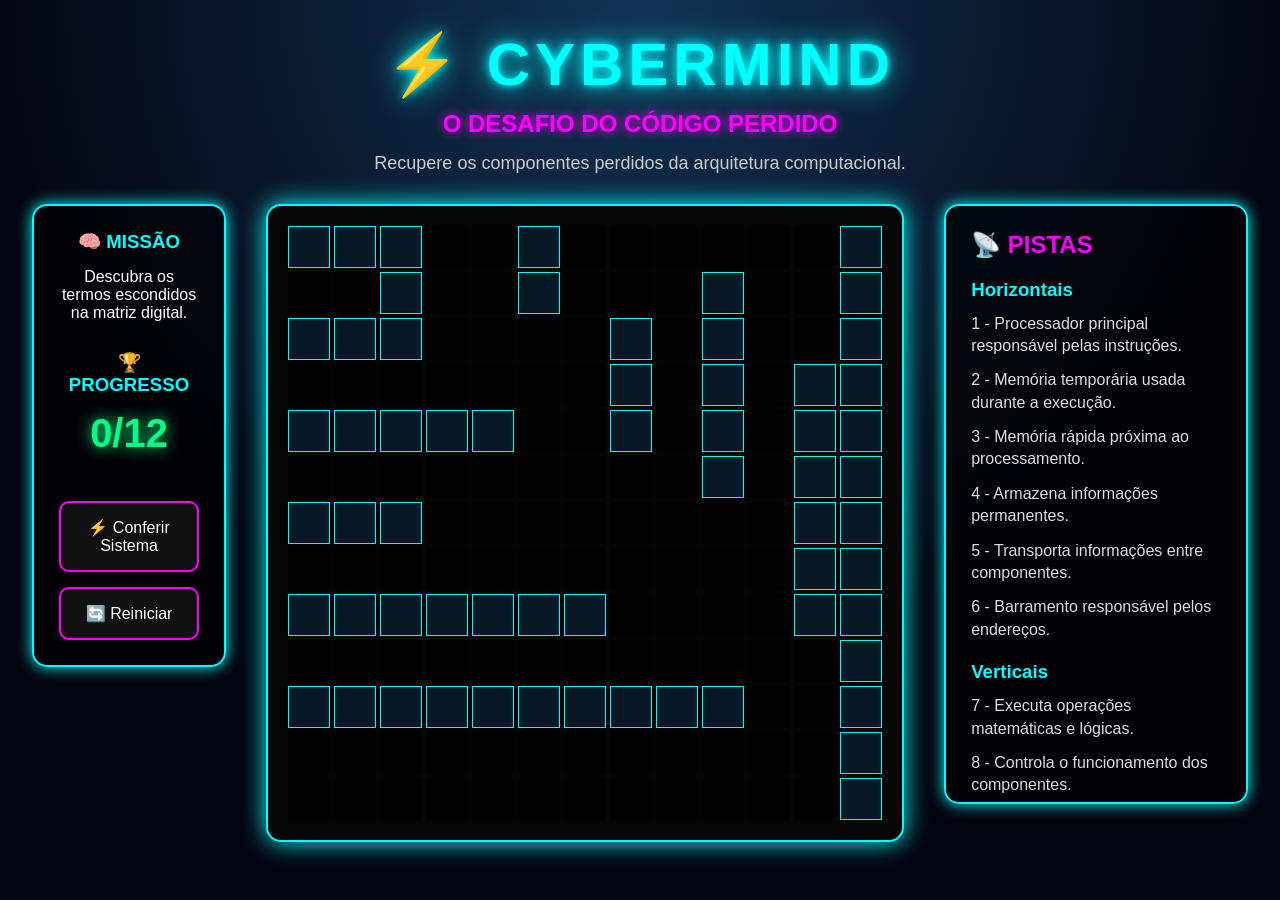
<file: index.html>
<!DOCTYPE html>
<html lang="pt-br">
  <head>
    <meta charset="UTF-8" />
    <meta name="viewport" content="width=device-width, initial-scale=1.0" />

    <title>CyberMind - O Desafio do Código Perdido</title>

    <link rel="stylesheet" href="style.css" />
  </head>

  <body>
    <div class="container">
      <header>
        <h1>⚡ CYBERMIND</h1>

        <h2>O DESAFIO DO CÓDIGO PERDIDO</h2>

        <p>Recupere os componentes perdidos da arquitetura computacional.</p>
      </header>

      <section class="game">
        <div class="painel">
          <h3>🧠 MISSÃO</h3>

          <p>Descubra os termos escondidos na matriz digital.</p>

          <div class="status">
            <h3>🏆 PROGRESSO</h3>

            <h2 id="contador">0/12</h2>
          </div>

          <button onclick="conferir()">⚡ Conferir Sistema</button>

          <button onclick="reiniciar()">🔄 Reiniciar</button>
        </div>

        <div id="tabuleiro"></div>

        <div class="pistas">
          <h2>📡 PISTAS</h2>

          <h3>Horizontais</h3>

          <p>1 - Processador principal responsável pelas instruções.</p>

          <p>2 - Memória temporária usada durante a execução.</p>

          <p>3 - Memória rápida próxima ao processamento.</p>

          <p>4 - Armazena informações permanentes.</p>

          <p>5 - Transporta informações entre componentes.</p>

          <p>6 - Barramento responsável pelos endereços.</p>

          <h3>Verticais</h3>

          <p>7 - Executa operações matemáticas e lógicas.</p>

          <p>8 - Controla o funcionamento dos componentes.</p>

          <p>9 - Faz transferência direta de dados.</p>

          <p>10 - Memória rápida regravável.</p>

          <p>11 - Memória que pode ser apagada e programada.</p>

          <p>12 - Pequenas memórias internas do processador.</p>
        </div>
      </section>

      <h2 id="mensagem"></h2>
    </div>

    <script src="script.js"></script>
  </body>
</html>
</file>
<file: style.css>
* {
  margin: 0;
  padding: 0;
  box-sizing: border-box;
  font-family: "Segoe UI", Arial, sans-serif;
}

body {
  min-height: 100vh;
  background: radial-gradient(circle at top, #123456, #050510 60%);

  color: white;
  display: flex;
  justify-content: center;
  align-items: center;
}

.container {
  width: 95%;
  max-width: 1400px;
  text-align: center;
}

/* TITULO */

header {
  margin-bottom: 30px;
}

header h1 {
  font-size: 60px;
  color: #00ffff;

  text-shadow:
    0 0 10px #00ffff,
    0 0 30px #00ffff;

  letter-spacing: 5px;
}

header h2 {
  color: #ff00ff;

  text-shadow: 0 0 10px #ff00ff;

  margin-top: 10px;
}

header p {
  margin-top: 15px;
  color: #ccc;
  font-size: 18px;
}

/* ÁREA PRINCIPAL */

.game {
  display: flex;
  justify-content: center;
  align-items: flex-start;
  gap: 40px;
}

/* PAINEL */

.painel,
.pistas {
  background: rgba(0, 0, 0, 0.65);

  border: 2px solid #00ffff;

  box-shadow: 0 0 15px #00ffff;

  border-radius: 15px;

  padding: 25px;
}

.painel {
  width: 220px;
}

.painel h3 {
  color: #00ffff;

  margin-bottom: 15px;
}

.status {
  margin: 30px 0;
}

#contador {
  font-size: 40px;

  color: #00ff88;

  text-shadow: 0 0 15px #00ff88;
}

/* BOTÕES */

button {
  width: 100%;

  padding: 15px;

  margin-top: 15px;

  background: #111;

  color: white;

  border: 2px solid #ff00ff;

  border-radius: 10px;

  cursor: pointer;

  font-size: 16px;

  transition: 0.3s;
}

button:hover {
  background: #ff00ff;

  box-shadow: 0 0 20px #ff00ff;

  transform: scale(1.05);
}

/* TABULEIRO */

#tabuleiro {
  display: grid;

  grid-template-columns: repeat(13, 42px);

  gap: 4px;

  padding: 20px;

  background: #050505;

  border-radius: 15px;

  border: 2px solid #00ffff;

  box-shadow: 0 0 25px #00ffff;
}

.casa {
  width: 42px;

  height: 42px;

  background: #071827;

  border: 1px solid #00ffff;

  color: white;

  text-align: center;

  font-size: 25px;

  font-weight: bold;

  outline: none;

  text-transform: uppercase;
}

.casa:focus {
  background: #111;

  box-shadow: 0 0 15px #ff00ff;
}

.bloqueada {
  background: #020202;

  border: none;
}

.certa {
  background: #00ff88;

  color: black;

  box-shadow: 0 0 15px #00ff88;
}

.errada {
  background: #ff0044;

  box-shadow: 0 0 15px #ff0044;
}

.pistas {
  width: 350px;

  height: 600px;

  overflow: auto;

  text-align: left;
}

.pistas h2 {
  color: #ff00ff;

  margin-bottom: 20px;
}

.pistas h3 {
  color: #00ffff;

  margin-top: 20px;
}

.pistas p {
  margin: 12px 0;

  color: #ddd;

  line-height: 1.4;
}

#mensagem {
  margin-top: 30px;

  color: #00ff88;

  font-size: 30px;

  text-shadow: 0 0 15px #00ff88;
}

@media (max-width: 1100px) {
  .game {
    flex-direction: column;

    align-items: center;
  }

  .pistas {
    width: 90%;
  }
}
</file>
<file: joguinho/style.css>
* {
  margin: 0;
  padding: 0;
  box-sizing: border-box;
  font-family: "Segoe UI", Arial, sans-serif;
}

body {
  min-height: 100vh;
  background: radial-gradient(circle at top, #123456, #050510 60%);

  color: white;
  display: flex;
  justify-content: center;
  align-items: center;
}

.container {
  width: 95%;
  max-width: 1400px;
  text-align: center;
}

/* TITULO */

header {
  margin-bottom: 30px;
}

header h1 {
  font-size: 60px;
  color: #00ffff;

  text-shadow:
    0 0 10px #00ffff,
    0 0 30px #00ffff;

  letter-spacing: 5px;
}

header h2 {
  color: #ff00ff;

  text-shadow: 0 0 10px #ff00ff;

  margin-top: 10px;
}

header p {
  margin-top: 15px;
  color: #ccc;
  font-size: 18px;
}

/* ÁREA PRINCIPAL */

.game {
  display: flex;
  justify-content: center;
  align-items: flex-start;
  gap: 40px;
}

/* PAINEL */

.painel,
.pistas {
  background: rgba(0, 0, 0, 0.65);

  border: 2px solid #00ffff;

  box-shadow: 0 0 15px #00ffff;

  border-radius: 15px;

  padding: 25px;
}

.painel {
  width: 220px;
}

.painel h3 {
  color: #00ffff;

  margin-bottom: 15px;
}

.status {
  margin: 30px 0;
}

#contador {
  font-size: 40px;

  color: #00ff88;

  text-shadow: 0 0 15px #00ff88;
}

/* BOTÕES */

button {
  width: 100%;

  padding: 15px;

  margin-top: 15px;

  background: #111;

  color: white;

  border: 2px solid #ff00ff;

  border-radius: 10px;

  cursor: pointer;

  font-size: 16px;

  transition: 0.3s;
}

button:hover {
  background: #ff00ff;

  box-shadow: 0 0 20px #ff00ff;

  transform: scale(1.05);
}

/* TABULEIRO */

#tabuleiro {
  display: grid;

  grid-template-columns: repeat(13, 42px);

  gap: 4px;

  padding: 20px;

  background: #050505;

  border-radius: 15px;

  border: 2px solid #00ffff;

  box-shadow: 0 0 25px #00ffff;
}

.casa {
  width: 42px;

  height: 42px;

  background: #071827;

  border: 1px solid #00ffff;

  color: white;

  text-align: center;

  font-size: 25px;

  font-weight: bold;

  outline: none;

  text-transform: uppercase;
}

.casa:focus {
  background: #111;

  box-shadow: 0 0 15px #ff00ff;
}

.bloqueada {
  background: #020202;

  border: none;
}

.certa {
  background: #00ff88;

  color: black;

  box-shadow: 0 0 15px #00ff88;
}

.errada {
  background: #ff0044;

  box-shadow: 0 0 15px #ff0044;
}

.pistas {
  width: 350px;

  height: 600px;

  overflow: auto;

  text-align: left;
}

.pistas h2 {
  color: #ff00ff;

  margin-bottom: 20px;
}

.pistas h3 {
  color: #00ffff;

  margin-top: 20px;
}

.pistas p {
  margin: 12px 0;

  color: #ddd;

  line-height: 1.4;
}

#mensagem {
  margin-top: 30px;

  color: #00ff88;

  font-size: 30px;

  text-shadow: 0 0 15px #00ff88;
}

@media (max-width: 1100px) {
  .game {
    flex-direction: column;

    align-items: center;
  }

  .pistas {
    width: 90%;
  }
}
</file>
